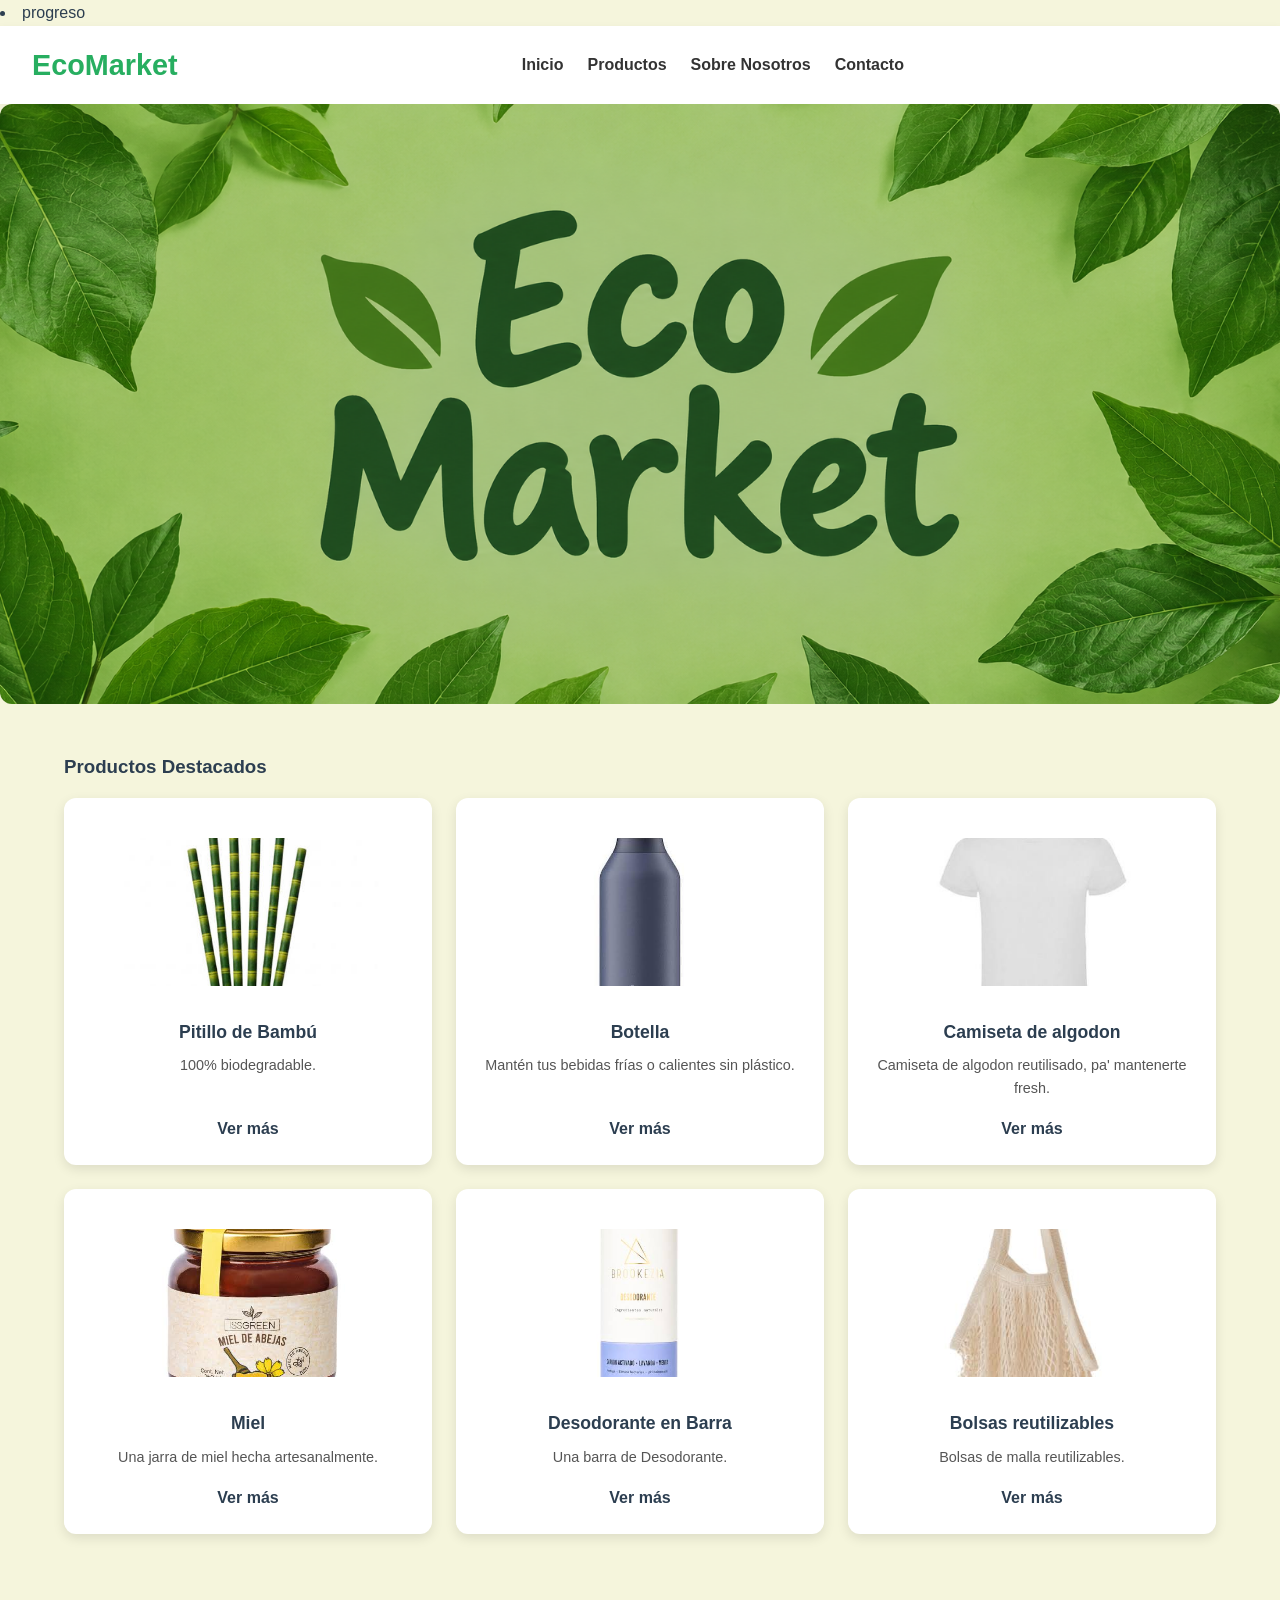
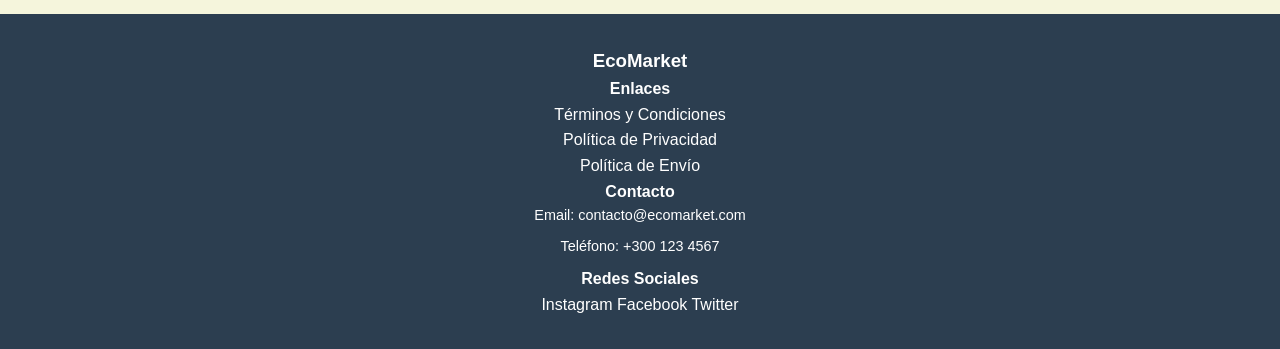
<file: index.html>
<!DOCTYPE html>
<html lang="en">
<head>
    <meta charset="UTF-8">
    <meta name="viewport" content="width=device-width, initial-scale=1.0">
    <title>Eco-market</title>
    <link rel="stylesheet" href="Css/main.css">
    <link rel="stylesheet" href="Css/layout.css">
    <link rel="stylesheet" href="Css/animations.css">
    <link rel="stylesheet" href="Css/components.css">
    <li><a href="views/progreso.html">progreso</a></li>
</head>
<body>
    <header class="site-header">
        <div class="logo">
            <h1>EcoMarket</h1>
        </div>
        <nav class="nav-menu">
            <ul>
                <li><a href="index.html">Inicio</a></li>
                <li><a href="views/products.html">Productos</a></li>
                <li><a href="views/sobre-nosotros.html">Sobre Nosotros</a></li>
                <li><a href="views/contacto.html">Contacto</a></li>
            </ul>
        </nav>
        <div class="header-actions"></div>
    </header>
    <section class="hero-banner-principal">
        <div class="hero-content"></div>
    </section>
    <main class="main-content">
        <section class="featured-products">
            <h3>Productos Destacados</h3>
            
            <div class="products-grid">
                <article class="product-card">
                    <img src="img/products/product1.jpg" alt="Cepillo de bambú">
                    <h4>Pitillo de Bambú</h4>
                    <p>100% biodegradable.</p>
                    <a href="views/products.html" class="button-details">Ver más</a>
                </article>
                <article class="product-card">
                    <img src="img/products/product2.jpg" alt="Botella reutilizable">
                    <h4>Botella</h4>
                    <p>Mantén tus bebidas frías o calientes sin plástico.</p>
                    <a href="views/products.html" class="button-details">Ver más</a>
                </article>
                <article class="product-card">
                    <img src="img/products/product4.png" alt="Camiseta">
                    <h4>Camiseta de algodon</h4>
                    <p>Camiseta de algodon reutilisado, pa' mantenerte fresh.</p>
                    <a href="views/products.html" class="button-details">Ver más</a>
                </article>
                <article class="product-card">
                    <img src="img/products/product7.png" alt="Miel">
                    <h4>Miel</h4>
                    <p>Una jarra de miel hecha artesanalmente.</p>
                    <a href="views/products.html" class="button-details">Ver más</a>
                </article>
                <article class="product-card">
                    <img src="img/products/product8.png" alt="Desodorante">
                    <h4>Desodorante en Barra</h4>
                    <p>Una barra de Desodorante.</p>
                    <a href="views/products.html" class="button-details">Ver más</a>
                </article>
                <article class="product-card">
                    <img src="img/products/product5.png" alt="Bolsas reutilizable">
                    <h4>Bolsas reutilizables</h4>
                    <p>Bolsas de malla reutilizables.</p>
                    <a href="views/products.html" class="button-details">Ver más</a>
                </article>
            </div>
        </section>
    </main>
    <footer class="site-footer">
        <div class="footer-container">
            <div class="footer-col">
                <h3>EcoMarket</h3>
            </div>
            <div class="footer-col">
                <h4>Enlaces</h4>
                <ul>
                    <li><a href="#">Términos y Condiciones</a></li>
                    <li><a href="#">Política de Privacidad</a></li>
                    <li><a href="#">Política de Envío</a></li>
                </ul>
            </div>
            <div class="footer-col">
                <h4>Contacto</h4>
                <p>Email: contacto@ecomarket.com</p>
                <p>Teléfono: +300 123 4567</p>
            </div>
            <div class="footer-col">
                <h4>Redes Sociales</h4>
                <div class="social-links">
                    <a href="#" target="_blank">Instagram</a>
                    <a href="#" target="_blank">Facebook</a>
                    <a href="#" target="_blank">Twitter</a>
                </div>
            </div>
        </div>
    </footer>
</body>
</html>
</file>
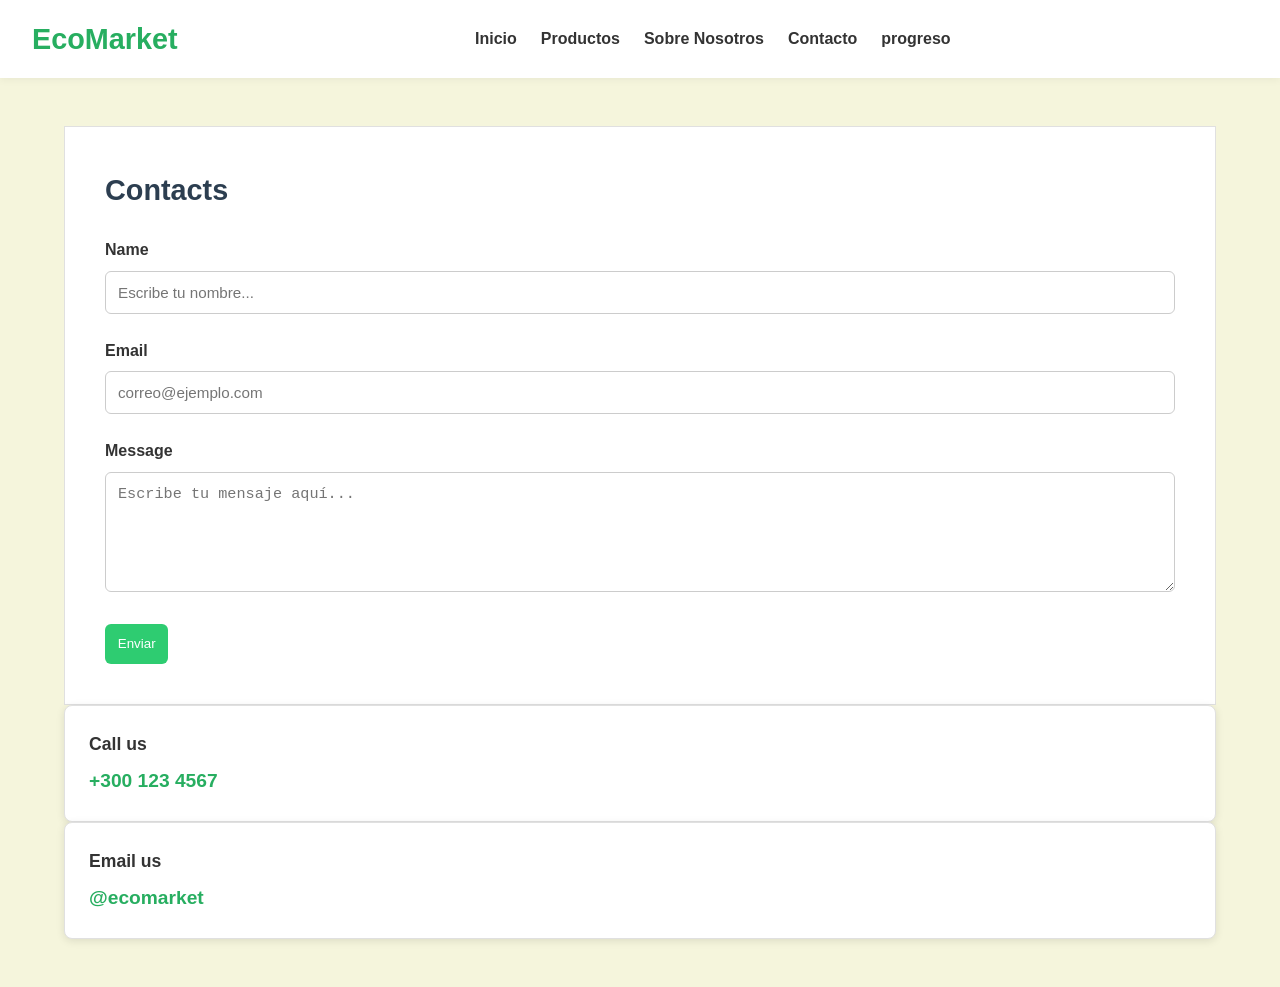
<file: views/contacto.html>
<!DOCTYPE html>
<html lang="es">
<head>
    <meta charset="UTF-8">
    <meta name="viewport" content="width=device-width, initial-scale=1.0">
    <title>EcoMarket - Contacto</title>
    <link rel="stylesheet" href="../Css/main.css">
    <link rel="stylesheet" href="../Css/layout.css">
    <link rel="stylesheet" href="../Css/components.css">
    <link rel="stylesheet" href="../Css/animations.css">
</head>
<body>
    <header class="site-header">
        <div class="logo">
            <h1>EcoMarket</h1>
        </div>
        <nav class="nav-menu">
            <ul>
                <li><a href="../index.html">Inicio</a></li>
                <li><a href="products.html">Productos</a></li>
                <li><a href="sobre-nosotros.html">Sobre Nosotros</a></li>
                <li><a href="contacto.html">Contacto</a></li>
                <li><a href="views/progreso.html">progreso</a></li>

            </ul>
        </nav>
        <div class="header-actions"></div>
    </header>

    <main class="main-content contact-layout">
        <section class="contact-form-card">
            <h2>Contacts</h2>
            <form class="contact-form">
                <div class="form-group">
                    <label for="name">Name</label>
                    <input type="text" id="name" name="name" class="form-input" placeholder="Escribe tu nombre..." required>
                </div>
                <div class="form-group">
                    <label for="email">Email</label>
                    <input type="email" id="email" name="email" class="form-input" placeholder="correo@ejemplo.com" required>
                </div>
                <div class="form-group">
                    <label for="message">Message</label>
                    <textarea id="message" name="message" rows="5" class="form-input form-textarea" placeholder="Escribe tu mensaje aquí..." required></textarea>
                </div>
                <button type="submit" class="btn-submit">Enviar</button>
            </form>
        </section>

        <aside class="contact-info-sidebar">
            <div class="info-card">
                <h3>Call us</h3>
                <p class="info-highlight">+300 123 4567</p>
            </div>
            <div class="info-card">
                <h3>Email us</h3>
                <p class="info-highlight">@ecomarket</p>
            </div>
        </aside>
    </main>
</body>
</html>
</file>
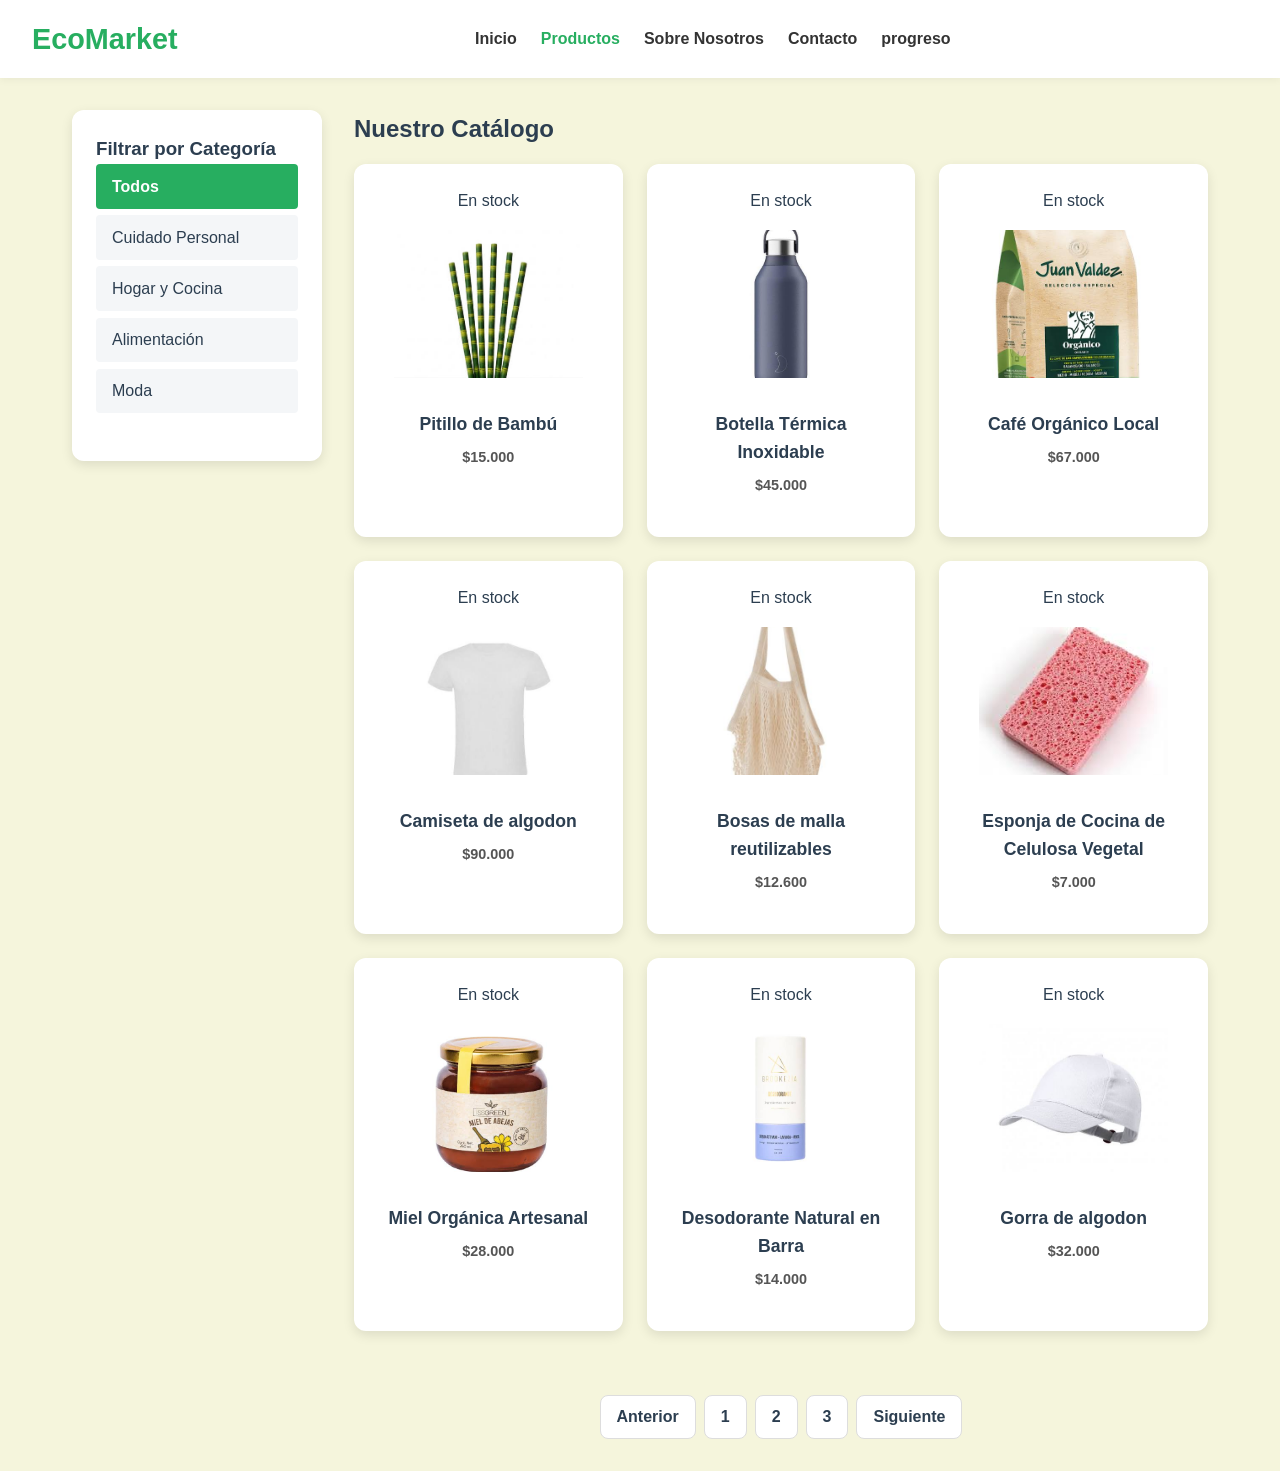
<file: views/products.html>
<!DOCTYPE html>
<html lang="en">
<head>
    <meta charset="UTF-8">
    <meta name="viewport" content="width=device-width, initial-scale=1.0">
    <title>EcoMarket - Productos</title>
    <link rel="stylesheet" href="../Css/main.css">
    <link rel="stylesheet" href="../Css/layout.css">
    <link rel="stylesheet" href="../Css/components.css">
    <link rel="stylesheet" href="../Css/animations.css">
</head>
<body>

    <header class="site-header">
        <div class="logo">
            <h1>EcoMarket</h1>
        </div>
        <nav class="nav-menu">
            <ul>
                <li><a href="../index.html">Inicio</a></li>
                <li><a href="products.html" class="active">Productos</a></li>
                <li><a href="sobre-nosotros.html">Sobre Nosotros</a></li>
                <li><a href="contacto.html">Contacto</a></li>
                <li><a href="views/progreso.html">progreso</a></li>
            </ul>
        </nav>
        <div class="header-actions">

    </header> 
    <main class="main-content catalog-layout">
        <input type="radio" id="cat-todos" name="categoria" checked class="hidden-radio">
        <input type="radio" id="cat-cuidado" name="categoria" class="hidden-radio">
        <input type="radio" id="cat-hogar" name="categoria" class="hidden-radio">
        <input type="radio" id="cat-alimento" name="categoria" class="hidden-radio">
        <input type="radio" id="cat-moda" name="categoria" class="hidden-radio">
        
        <aside class="filters-sidebar">
            <h3>Filtrar por Categoría</h3>
            
            <div class="filter-group">
                <label for="cat-todos" class="filter-label">Todos</label>
                <label for="cat-cuidado" class="filter-label">Cuidado Personal</label>
                <label for="cat-hogar" class="filter-label">Hogar y Cocina</label>
                <label for="cat-alimento" class="filter-label">Alimentación</label>
                <label for="cat-moda" class="filter-label">Moda</label>
            </div>
        </aside>

        <section class="catalog-section">
            <div class="catalog-top-bar">
                <h2>Nuestro Catálogo</h2>
            </div>
            
            <div class="products-grid">

                <article class="product-card item-cuidado">
                    <span class="stock-badge">En stock</span>
                    <img src="../img/products/product1.jpg" alt="Cepillo de bambú">
                    <h4>Pitillo de Bambú</h4>
                    <p class="product-price">$15.000</p>
                </article> 

                <article class="product-card item-hogar">
                    <span class="stock-badge">En stock</span>
                    <img src="../img/products/product2.jpg" alt="Botella reutilizable">
                    <h4>Botella Térmica Inoxidable</h4>
                    <p class="product-price">$45.000</p>
                </article> 

                <article class="product-card item-alimento">
                    <span class="stock-badge">En stock</span>
                    <img src="../img/products/product3.png" alt="Café orgánico">
                    <h4>Café Orgánico Local</h4>
                    <p class="product-price">$67.000</p>
                </article> 

                <article class="product-card item-moda">
                    <span class="stock-badge">En stock</span>
                    <img src="../img/products/product4.png" alt="Camiseta">
                    <h4>Camiseta de algodon</h4>
                    <p class="product-price">$90.000</p>
                </article> 

                <article class="product-card item-hogar">
                    <span class="stock-badge">En stock</span>
                    <img src="../img/products/product5.png" alt="Bolsas reutilizables">
                    <h4>Bosas de malla reutilizables</h4>
                    <p class="product-price">$12.600</p>
                </article> 

                <article class="product-card item-hogar">
                    <span class="stock-badge">En stock</span>
                    <img src="../img/products/product6.png" alt="Esponja">
                    <h4>Esponja de Cocina de Celulosa Vegetal</h4>
                    <p class="product-price">$7.000</p>
                </article> 

                <article class="product-card item-alimento">
                    <span class="stock-badge">En stock</span>
                    <img src="../img/products/product7.png" alt="Miel">
                    <h4>Miel Orgánica Artesanal</h4>
                    <p class="product-price">$28.000</p>
                </article> 

                <article class="product-card item-cuidado">
                    <span class="stock-badge">En stock</span>
                    <img src="../img/products/product8.png" alt="Desodorante">
                    <h4>Desodorante Natural en Barra</h4>
                    <p class="product-price">$14.000</p>
                </article> 

                <article class="product-card item-moda">
                    <span class="stock-badge">En stock</span>
                    <img src="../img/products/product9.png" alt="gorra">
                    <h4>Gorra de algodon</h4>
                    <p class="product-price">$32.000</p>
                </article> 

            </div>

            <nav class="pagination">
                <a href="#" class="page-link">Anterior</a>
                <a href="#" class="page-link">1</a>
                <a href="#" class="page-link">2</a>
                <a href="#" class="page-link">3</a>
                <a href="#" class="page-link">Siguiente</a>
            </nav>
        </section>
</main>

</body>
</html>
</file>
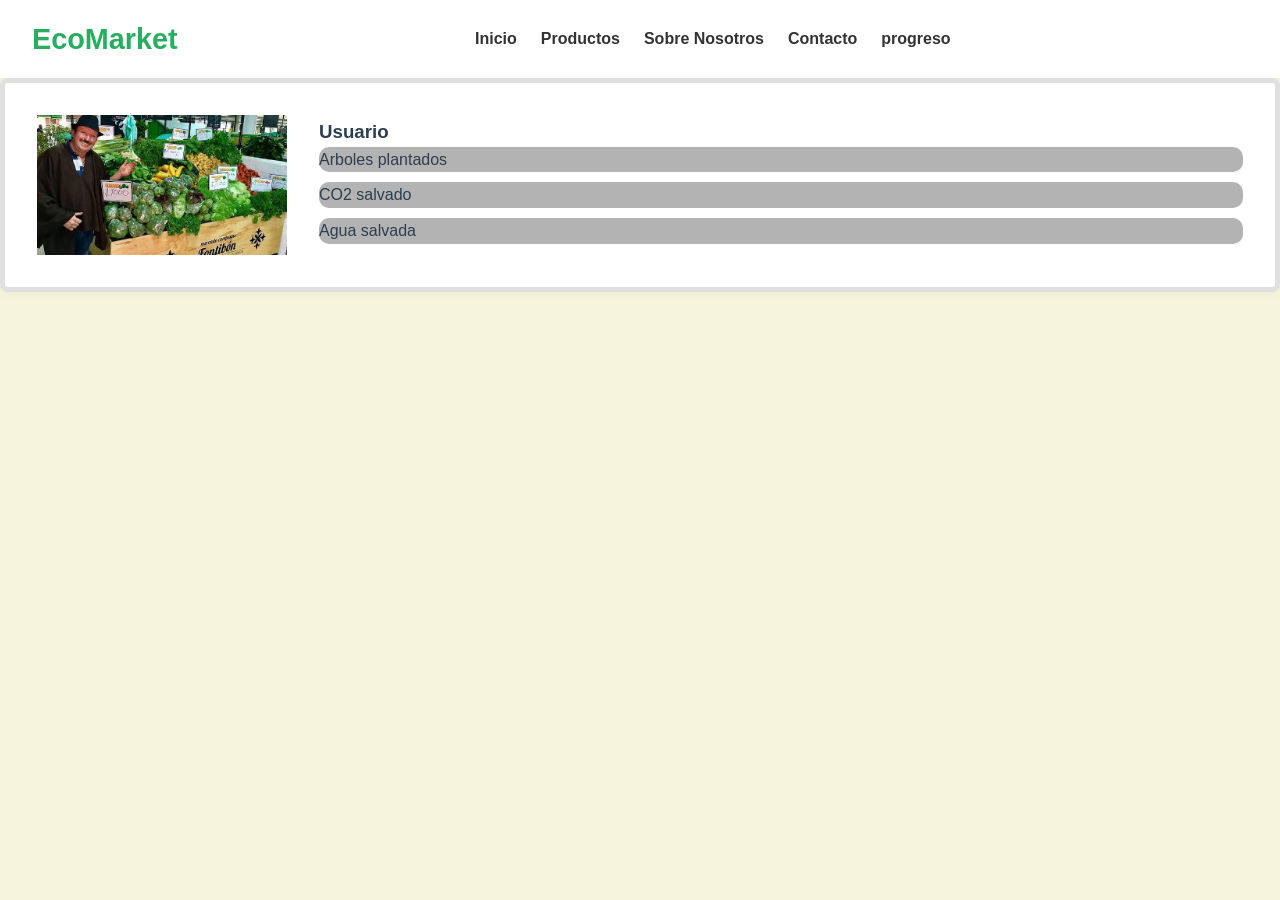
<file: views/progreso.html>
<!DOCTYPE html>
<html lang="en">
<head>
    <meta charset="UTF-8">
    <meta name="viewport" content="width=device-width, initial-scale=1.0">
    <title>Ecomarket</title>
    <link rel="stylesheet" href="/Css/layout.css">
    <link rel="stylesheet" href="/Css/main.css">
    <link rel="stylesheet" href="/Css/components.css">
</head>
<body>
    <header class="site-header">
        <div class="logo">
            <h1>EcoMarket</h1>
        </div>
        <nav class="nav-menu">
            <ul>
                <li><a href="index.html">Inicio</a></li>
                <li><a href="views/products.html">Productos</a></li>
                <li><a href="views/sobre-nosotros.html">Sobre Nosotros</a></li>
                <li><a href="views/contacto.html">Contacto</a></li>
                <li><a href="views/progreso.html">progreso</a></li>
            </ul>
        </nav>
        <div class="header-actions"></div>
    </header>
        <section class="about-block left-image">
            <img src="../img/hero/principios.png" alt="imagen">
            <div class="about-text-content">
                <h3>Usuario</h3>
                <section class="barra barra-llena">Arboles plantados</section>
                <section class="barra barra-llena">CO2 salvado</section>
                <section class="barra barra-llena">Agua salvada</section>

            </div>
        </section>
</body>
</html>
</file>
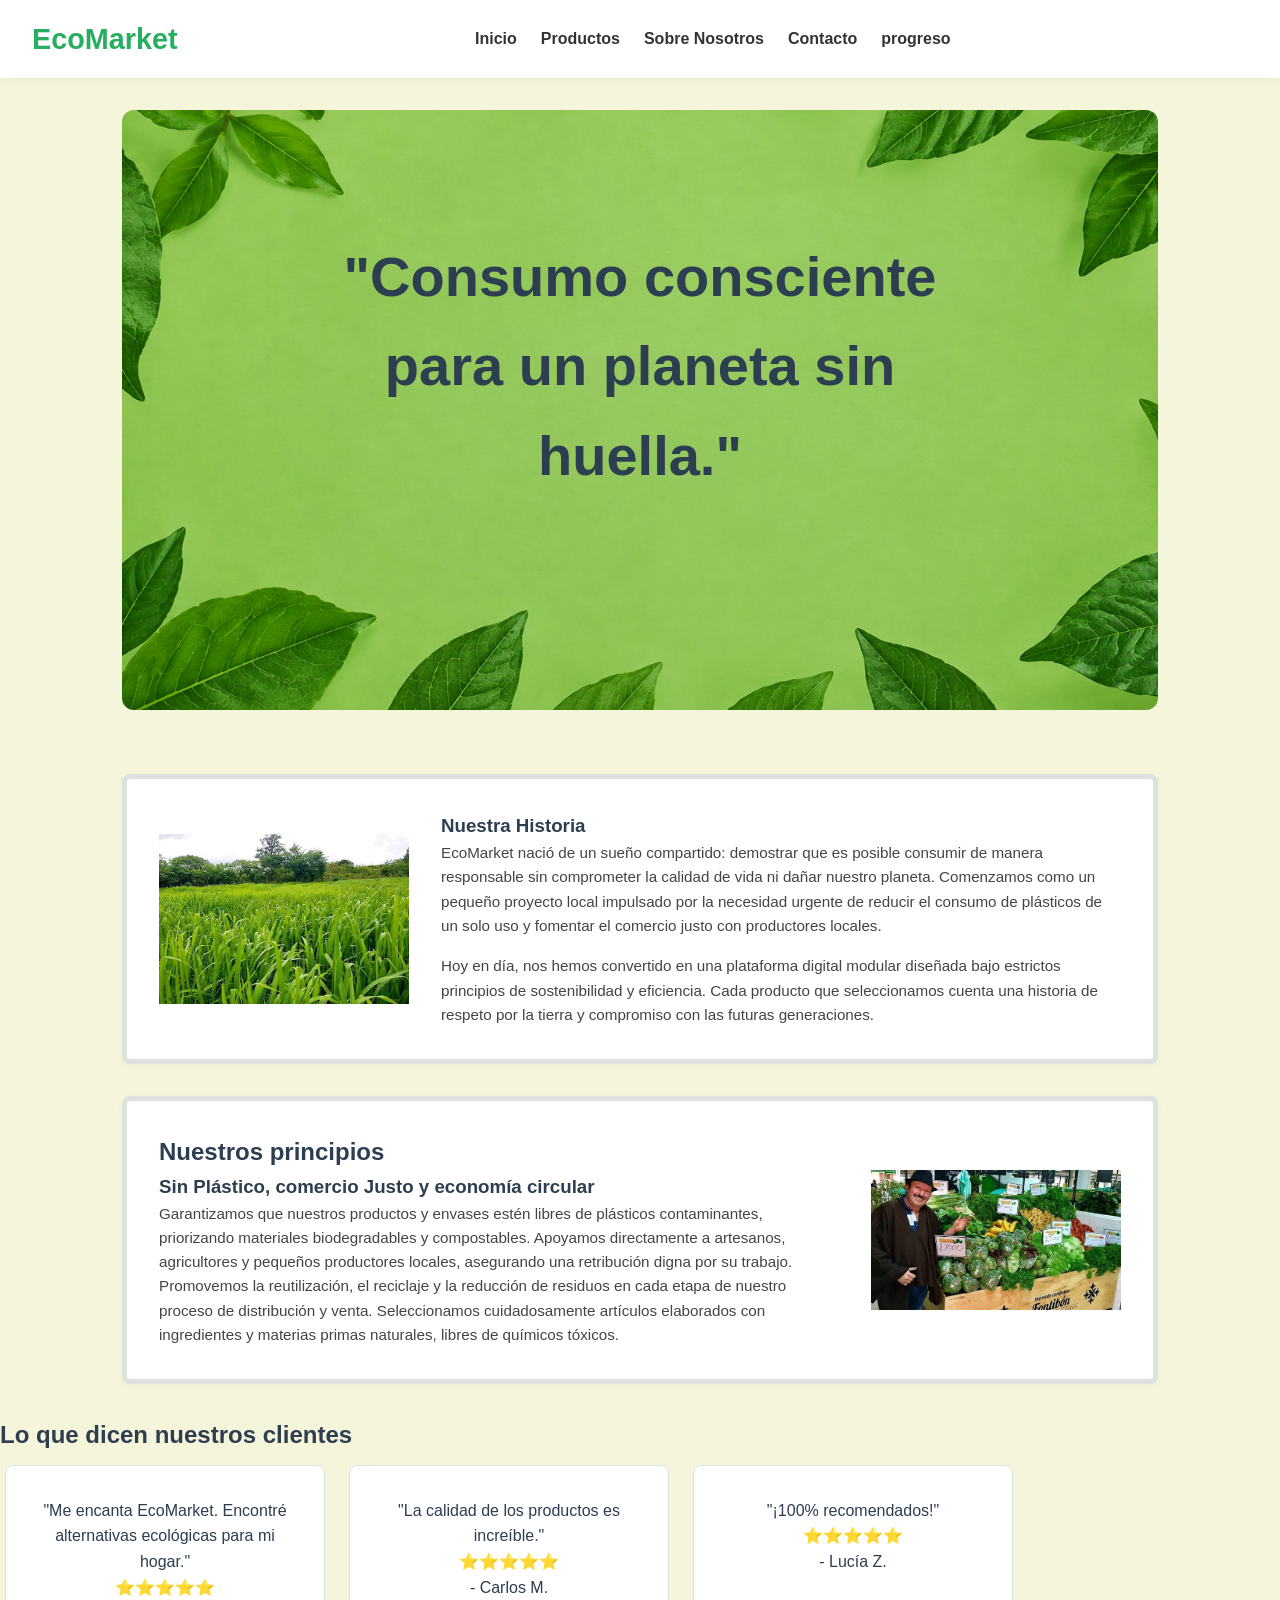
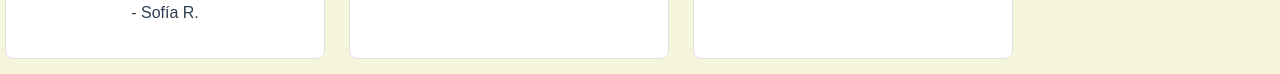
<file: views/sobre-nosotros.html>
<!DOCTYPE html>
<html lang="es">
<head>
    <meta charset="UTF-8">
    <meta name="viewport" content="width=device-width, initial-scale=1.0">
    <title>EcoMarket - Sobre Nosotros</title>
    <link rel="stylesheet" href="../Css/main.css">
    <link rel="stylesheet" href="../Css/layout.css">
    <link rel="stylesheet" href="../Css/components.css">
    <link rel="stylesheet" href="../Css/animations.css">
</head>
<body>
    <header class="site-header">
        <div class="logo">
            <h1>EcoMarket</h1>
        </div>
        <nav class="nav-menu">
            <ul>
                <li><a href="../index.html">Inicio</a></li>
                <li><a href="products.html">Productos</a></li>
                <li><a href="sobre-nosotros.html">Sobre Nosotros</a></li>
                <li><a href="contacto.html">Contacto</a></li>
                <li><a href="views/progreso.html">progreso</a></li>

            </ul>
        </nav>
        <div class="header-actions"></div>
    </header>

    <main class="main-content about-layout">
        <section class="hero-banner">
            <h3 class="hero-content">"Consumo consciente para un planeta sin huella."</h3>
        </section>

        <section class="about-block left-image">
            <img src="../img/hero/sobre-nosotros.png" alt="imagen about us">
            <div class="about-text-content">
                <h3>Nuestra Historia</h3>
                <p>EcoMarket nació de un sueño compartido: demostrar que es posible consumir de manera responsable sin comprometer la calidad de vida ni dañar nuestro planeta. Comenzamos como un pequeño proyecto local impulsado por la necesidad urgente de reducir el consumo de plásticos de un solo uso y fomentar el comercio justo con productores locales.</p>
                <p>Hoy en día, nos hemos convertido en una plataforma digital modular diseñada bajo estrictos principios de sostenibilidad y eficiencia. Cada producto que seleccionamos cuenta una historia de respeto por la tierra y compromiso con las futuras generaciones.</p>
            </div>
        </section>


        <section class="about-block right-image">
            
            <div class="about-text-content">
                <h2>Nuestros principios</h2>
                <h3>Sin Plástico, comercio Justo y economía circular</h3>
                <p>Garantizamos que nuestros productos y envases estén libres de plásticos contaminantes, priorizando materiales biodegradables y compostables. Apoyamos directamente a artesanos, agricultores y pequeños productores locales, asegurando una retribución digna por su trabajo. Promovemos la reutilización, el reciclaje y la reducción de residuos en cada etapa de nuestro proceso de distribución y venta. Seleccionamos cuidadosamente artículos elaborados con ingredientes y materias primas naturales, libres de químicos tóxicos.</p>
            </div>
            <img src="../img/hero/principios.png" alt="imagen about us">
        </section>
    </main>
    <section class="testimonials-section">
            <h2>Lo que dicen nuestros clientes</h2>
            <div class="testimonial-carousel">
                <div class="testimonial-card">
                    <p class="testimonial-comment">"Me encanta EcoMarket. Encontré alternativas ecológicas para mi hogar."</p>
                    <div class="testimonial-rating">⭐⭐⭐⭐⭐</div>
                    <span class="testimonial-author">- Sofía R.</span>
                </div>
                <div class="testimonial-card">
                    <p class="testimonial-comment">"La calidad de los productos es increíble."</p>
                    <div class="testimonial-rating">⭐⭐⭐⭐⭐</div>
                    <span class="testimonial-author">- Carlos M.</span>
                </div>
                <div class="testimonial-card">
                    <p class="testimonial-comment">"¡100% recomendados!"</p>
                    <div class="testimonial-rating">⭐⭐⭐⭐⭐</div>
                    <span class="testimonial-author">- Lucía Z.</span>
                </div>
            </div>
    </section>
</body>
</html>
</file>
<file: Css/main.css>
/* main-Reset, variables, tipografía como se utilizara todo*/
:root {
  --primary-color: #2ecc71;
  --primary-dark: #27ae60;
  --bg-light: #f5f5dc;
  --text-color: #2c3e50;
  --text-muted: #7f8c8d;
  --white: #ffffff;
  --shadow-color: rgba(0, 0, 0, 0.1);
  
  

  --font-family: 'Segoe UI', Tahoma, Geneva, Verdana, sans-serif;
  --border-radius: 12px;
  --transition-fast: 0.3s ease;
}

* {
  margin: 0;
  padding: 0;
  box-sizing: border-box;
}

body {
  font-family: var(--font-family);
  background-color: var(--bg-light);
  color: var(--text-color);
  line-height: 1.6;
}

a {
  text-decoration: none;
  color: inherit;
}

ul {
  list-style: none;
}

img {
  max-width: 100%;
  height: auto;
  display: block;
}
</file>
<file: Css/layout.css>
/* layout-Header, Footer, Grid systems*/
/* main */
.site-header {
  display: flex;
  justify-content: space-between;
  align-items: center;
  padding: 1rem 2rem;
  background-color: var(--white, #ffffff);
  box-shadow: 0 2px 8px rgba(0, 0, 0, 0.05);
}

.nav-menu ul {
  display: flex;
  gap: 1.5rem;
  list-style: none; 
  margin: 0;
  padding: 0;
}

.nav-menu a {
  text-decoration: none;
  font-weight: 600;
  color: #333333;
}


.main-content, 
.featured-section {
  max-width: 1200px;
  margin: 0 auto;       
  padding: 2rem;        
}

.featured-section h2, 
.section-title {
  font-size: 2rem;
  font-weight: 700;
  color: #2c3e50;
  margin-bottom: 1.5rem;
}


.logo h1 {
  color: var(--primary-dark);
  font-size: 1.8rem;
  font-weight: bold;
}

.nav-menu ul {
  display: flex;
  gap: 1.5rem;
}


.header-actions {
  display: flex;
  gap: 1rem;
}




.hero-banner {
  background-image: url('../img/hero/hero.jpg'); 
  background-size: cover; 
  background-position: center; 
  background-repeat: no-repeat; 
  min-height: 600px; 
  display: flex;
  justify-content: center; 
  padding: 3rem;
  border-radius: var(--border-radius, 8px);
  margin-bottom: 2rem; 
}

.product-card {
  background-color: var(--white);
  border-radius: 8px;
  overflow: hidden; 
  box-shadow: 0 2px 8px rgba(0, 0, 0, 0.06);
  display: flex;
  flex-direction: column;
  height: 100%;
}

.product-card img {
  max-width: 100%;
  height: 220px; 
  object-fit: contain; 
  padding: 1rem;
  background-color:var(--white)
}

.product-card-body,
.product-card-content {
  padding: 1.2rem;
  display: flex;
  flex-direction: column;
  flex-grow: 1; 
}

.product-card h4,
.product-card h3 {
  font-size: 1.1rem;
  font-weight: 700;
  color: #2c3e50;
  margin-bottom: 0.5rem;
}

.product-card p {
  font-size: 0.9rem;
  color: #555555;
  margin-bottom: 1rem;
  flex-grow: 1; 
}

.product-card a {
  color: var(--text-color);
  font-weight: 600;
  text-decoration: none;
}

.main-content {
  max-width: 1200px;
  margin: 3rem auto;
  padding: 0 1.5rem;
}


.filters-sidebar {
  background-color: var(--white);
  padding: 1.5rem;
  border-radius: var(--border-radius);
  box-shadow: 0 4px 12px var(--shadow-color);
  height: fit-content;
}

.filter-group {
  margin-bottom: 1.5rem;
}

.filter-group h4 {
  margin-bottom: 0.5rem;
  color: var(--primary-dark);
}

.products-grid {
  display: grid;
  grid-template-columns: 1fr;
  gap: 1.5rem;
}

.pagination {
  display: flex;
  justify-content: center;
  gap: 0.5rem;
  margin-top: 3rem;
}

.page-link {
  padding: 0.5rem 1rem;
  background-color: var(--white);
  border: 1px solid #ddd;
  border-radius: 8px;
  color: var(--text-color);
  font-weight: 600;
}

.page-link.active,
.page-link:hover {
  background-color: var(--primary-color);
  color: var(--white);
  border-color: var(--primary-color);
}
.catalog-layout {
  display: grid;
  grid-template-columns: 260px 1fr; /* 260px para los filtros, el resto (1fr) para los productos */
  gap: 2rem;
  padding: 2rem;
  align-items: start;
  max-width: 1200px;
  margin: 0 auto;
}

@media (min-width: 1024px) {
  .catalog-layout {
    grid-template-columns: 250px 1fr;
  }

  .filters-sidebar {
    position: sticky;
    top: 5rem;
  }

  .products-grid {
    grid-template-columns: repeat(3, 1fr);
  }
}

.featured-products-grid,
.products-grid {
  display: grid;
  grid-template-columns: repeat(auto-fit, minmax(250px, 1fr));
  gap: 2rem;
  padding: 1rem 0;
}


/*BASE PARA CELULARES (Se aplica por defecto a pantallas pequeñas) */
.products-grid {
  display: grid;
  grid-template-columns: 1fr; /* Una sola columna para que encaje perfecto en el celular */
  gap: 1.5rem;
}

/*celulares*/
@media (max-width: 768px) {
  /* El header pasa a organizarse en columna para que el menú no se amontone */
  .site-header {
    flex-direction: column;
    gap: 1rem;
    padding: 1rem;
    text-align: center;
  }


  .nav-menu ul {
    flex-direction: column;
    gap: 0.8rem;
  }


  .hero-banner {
    min-height: 300px;
    padding: 1.5rem;
  }

  /* Las tarjetas de productos se acomodan a una sola columna o se ajustan mejor */
  .featured-products-grid,
  .products-grid {
    grid-template-columns: 1fr; 
    padding: 0 1rem;
  }
}



/* 3. ESCRITORIO / COMPUTADOR (Se activa en pantallas mayores a 1024px) */
@media (min-width: 1024px) {
  .products-grid {
    grid-template-columns: repeat(3, 1fr); /* Se expande a 3 columnas */
  }
}

@media (min-width: 1024px) {
  .products-grid {
    grid-template-columns: repeat(3, 1fr); /* 3 columnas en escritorio */
  }
}


.site-footer {
  background-color: var(--text-color);
  color: var(--white);
  text-align: center;
  padding: 2rem 1rem;
  margin-top: 4rem;
}

.site-footer p {
  margin-bottom: 0.5rem;
  font-size: 0.9rem;
}

/* Layout Sobre Nosotros */
.about-layout {
  max-width: 1100px;
  margin: 0 auto;
  padding: 2rem;
  display: flex;
  flex-direction: column;
  gap: 2rem;
}

.about-block {
  display: grid;
  gap: 2rem;
  align-items: center;
}

.about-block.left-image {
  grid-template-columns: 250px 1fr;
}

.about-block.right-image {
  grid-template-columns: 1fr 250px;
}

@media (max-width: 600px) {
  .about-block.left-image,
  .about-block.right-image {
    grid-template-columns: 1fr;
  }

  .about-block.right-image .about-image-placeholder {
    grid-row: 1;
  }
}
.story-image {
  flex: 1;
  background-color: #f4f6f8;
  height: 250px;
  border-radius: 6px;
  display: flex;
  align-items: center;
  justify-content: center;
  color: #888888;
  border: 1px dashed #cccccc;
  font-weight: 500;
}
.testimonial-carousel {
  display: flex;
  gap: 1.5rem;
  overflow-x: auto;
  padding-bottom: 1rem;
  padding: 10px 5px 15px 5px;
  scroll-snap-type: x mandatory;
  scrollbar-width: thin;
}

.testimonial-card {
  flex: 0 0 320px;
  scroll-snap-align: start;
  background-color: #ffffff;
  padding: 2rem;
  border-radius: 8px;
  border: 1px solid #e0e0e0;
  display: flex;
  flex-direction: column;
  align-items: center;
  text-align: center;
}
@media (max-width: 600px) {
  .story-section {
    flex-direction: column;
  }
  .story-image {
    width: 100%;
    height: 180px;
  }
}
</file>
<file: Css/animations.css>
.btn-details:hover {
  background-color: var(--primary-dark);
  color: var(--white);
}
.filter-label {
    transition: background-color 0.2s ease, color 0.2s ease;
}
/* animaciones contacto*/
.btn-submit {
  transition: background-color 0.3s ease, transform 0.2s ease;
}

.nav-menu a.active,
.nav-menu a:hover {
  color: var(--primary-dark);
}

.btn-submit:hover {
  background-color: var(--primarly-dark);
  transform: translateY(-2px);
}

.form-input:not(:placeholder-shown),
.form-textarea:not(:placeholder-shown) {
  border-color: #d32f2f; /* Rojo */
  box-shadow: 0 0 0 3px rgba(211, 47, 47, 0.1); 
}

.form-input:focus:valid {
  outline: none;
  border-color: var(--primary-color);
  box-shadow: 0 0 0 3px rgba(46, 125, 50, 0.15);
}
.principle-card,
.testimonial-card,
.story-section {
  transition: transform 0.3s ease, box-shadow 0.3s ease;
}

.principle-card:hover,
.testimonial-card:hover,
.story-section:hover {
  transform: translateY(-5px);
  box-shadow: 0 8px 20px rgba(0, 0, 0, 0.08);
}
</file>
<file: Css/components.css>
/* components */

.hero-banner-principal {
  background-image: url('../img/hero/hero.jpg'); 
  background-size: cover; 
  background-position: center; 
  background-repeat: no-repeat; 
  min-height: 600px; 
  display: flex;
  justify-content: center; 
  padding: 3rem;
  border-radius: var(--border-radius, 8px);
  margin-bottom: 2rem; 
}

.product-card {
  background-color: var(--white);
  border-radius: var(--border-radius);
  padding: 1.5rem;
  text-align: center;
  box-shadow: 0 4px 12px var(--shadow-color);
  

  display: flex;
  flex-direction: column;
  justify-content: space-between;
  position: relative; 
  
  transition: transform var(--transition-fast), box-shadow var(--transition-fast);
}

.product-card img {
  border-radius: calc(var(--border-radius) - 4px);
  height: 180px;
  object-fit: cover;
  margin-bottom: 1rem;
}

.product-card h4 {
  font-size: 1.1rem;
  margin-bottom: 0.5rem;
  color: var(--text-color);
}

.product-price {
  font-weight: bold;
  color: var(--primary-dark);
  font-size: 1.1rem;
  margin-bottom: 1rem;
}


.btn-details {
  display: inline-block;
  background-color: transparent;
  color: var(--primary-dark);
  border: 2px solid var(--primary-dark);
  padding: 0.5rem 1.2rem;
  font-weight: 600;
  border-radius: 20px;
  transition: all var(--transition-fast);
}



/* Ocultar los inputs de radio técnicos */
.hidden-radio {
  display: none;
}


.filter-label {
  display: block;
  padding: 0.6rem 1rem;
  margin-bottom: 0.4rem;
  background-color: #f4f6f8;
  border-radius: 4px;
  cursor: pointer;
  font-weight: 500;
}

.filter-label:hover {
  background-color: #e0e0e0;
}

#cat-todos:checked ~ .filters-sidebar label[for="cat-todos"],
#cat-cuidado:checked ~ .filters-sidebar label[for="cat-cuidado"],
#cat-hogar:checked ~ .filters-sidebar label[for="cat-hogar"], 
#cat-alimento:checked ~ .filters-sidebar label[for="cat-alimento"], 
#cat-moda:checked ~ .filters-sidebar label[for="cat-moda"] {
  background-color: var(--primary-dark);
  color: var(--white);
  font-weight: 600;
}

#cat-cuidado:checked ~ .catalog-section .products-grid .product-card:not(.item-cuidado) {
  display: none;
}

#cat-hogar:checked ~ .catalog-section .products-grid .product-card:not(.item-hogar) {
  display: none;
}

#cat-alimento:checked ~ .catalog-section .products-grid .product-card:not(.item-alimento) {
  display: none;
}

#cat-moda:checked ~ .catalog-section .products-grid .product-card:not(.item-moda) {
  display: none;
}

/* contacto*/
/* Tarjeta principal */
.contact-form-card {
  background-color: #ffffff;
  padding: 2.5rem;
  border: 1px solid #e0e0e0;
}

/* components sobre nosostros*/
.hero-banner {
  background-image: url('../img/hero/hero-sobre-nosotros.jpg'); 
  background-size: cover; 
  background-position: center; 
  background-repeat: no-repeat; 
  

  min-height: 600px; 

  display: flex;
  justify-content: center; 
  align-items: center; 
  padding: 3rem;
  border-radius: var(--border-radius, 8px);
  margin-bottom: 2rem; 
}

.hero-content,.hero-content h3 {

  text-align: center;
  max-width: 600px; 
  color: var(--text-color); 
  font-size: 3.5rem; 
  margin-bottom: 5.5rem; 
  font-weight: 700;
}



.contact-form-card h2 {
  font-size: 1.8rem;
  margin-bottom: 1.5rem;
  color: #2c3e50;
}

.form-group {
  margin-bottom: 1.5rem;
}

.form-group label {
  display: block;
  margin-bottom: 0.5rem;
  font-weight: 600;
  color: #333333;
}

.form-input {
  width: 100%;
  padding: 0.75rem;
  border: 1px solid #cccccc;
  border-radius: 6px;
  font-size: 0.95rem;
  box-sizing: border-box;
}

.form-input:focus {
  outline: none;
  border-color: #2e7d32;
  box-shadow: 0 0 0 3px rgba(46, 125, 50, 0.15);
}

.form-textarea {
  resize: vertical;
  min-height: 120px;
}
.btn-submit {
  background-color: var(--primary-color);
  color: var(--white);
  padding: 0.8rem;
  border-radius: 6px;
  border: none;
}

.info-card {
  background-color: var(--white);
  padding: 1.5rem;
  border: 1px solid #e0e0e0;
  border-radius: 8px;
  box-shadow: 0 2px 8px var(--shadow-color);
}

.info-card h3 {
  font-size: 1.1rem;
  color: #333333;
  margin-bottom: 0.5rem;
}

.info-highlight {
  font-size: 1.2rem;
  font-weight: bold;
  color: var(--primary-dark);
}
.about-hero-card h2 {
  font-size: 2.2rem;
  color: #2c3e50;
  margin-bottom: 0.5rem;
}

.about-tagline {
  font-size: 1.1rem;
  color: #666666;
  margin: 0;
}


.about-block {
  background-color: #ffffff;
  padding: 2rem;
  border: 5px solid #e0e0e0;
  border-radius: 8px;
  box-shadow: 0 2px 8px rgba(0, 0, 0, 0.04);
}



.about-text-content p {
  line-height: 1.6;
  color: #444444;
  margin-bottom: 1rem;
  font-size: 0.95rem;
}

.about-text-content p:last-child {
  margin-bottom: 0;
}

.barra {
  background-color: #b3b3b3;
  border-radius: 10px;
  flex-direction: column;
  margin-bottom: 10px;
}
</file>
